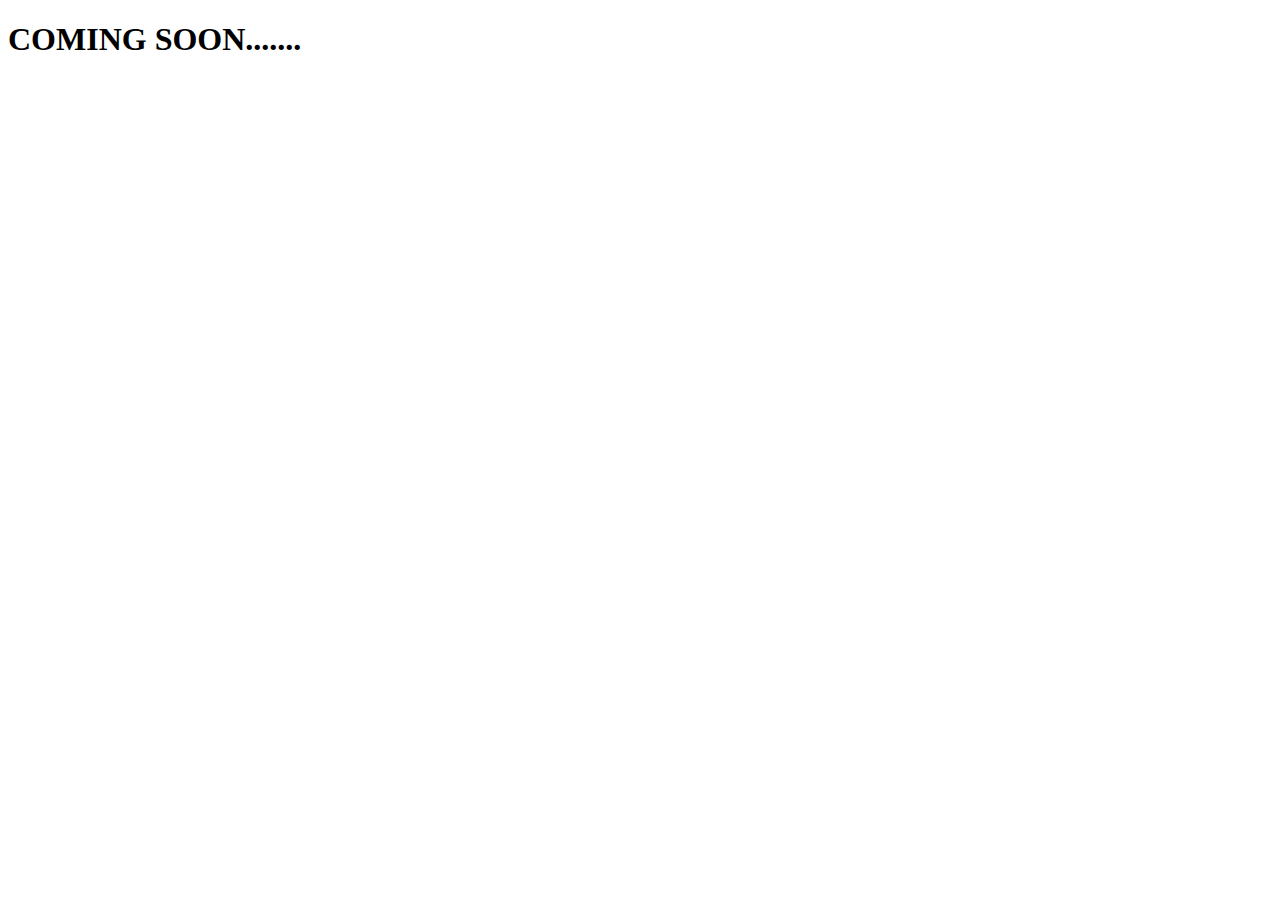
<file: coming.html>
<!DOCTYPE html>
<!--[if lt IE 7]>      <html class="no-js lt-ie9 lt-ie8 lt-ie7"> <![endif]-->
<!--[if IE 7]>         <html class="no-js lt-ie9 lt-ie8"> <![endif]-->
<!--[if IE 8]>         <html class="no-js lt-ie9"> <![endif]-->
<!--[if gt IE 8]>      <html class="no-js"> <!--<![endif]-->
<html>
    <head>
        <meta charset="utf-8">
        <meta http-equiv="X-UA-Compatible" content="IE=edge">
        <title></title>
        <meta name="description" content="">
        <meta name="viewport" content="width=device-width, initial-scale=1">
        <link rel="stylesheet" href="">
    </head>
    <body>
        <h1>COMING SOON.......</h1>
        <script src="" async defer></script>
    </body>
</html>
</file>
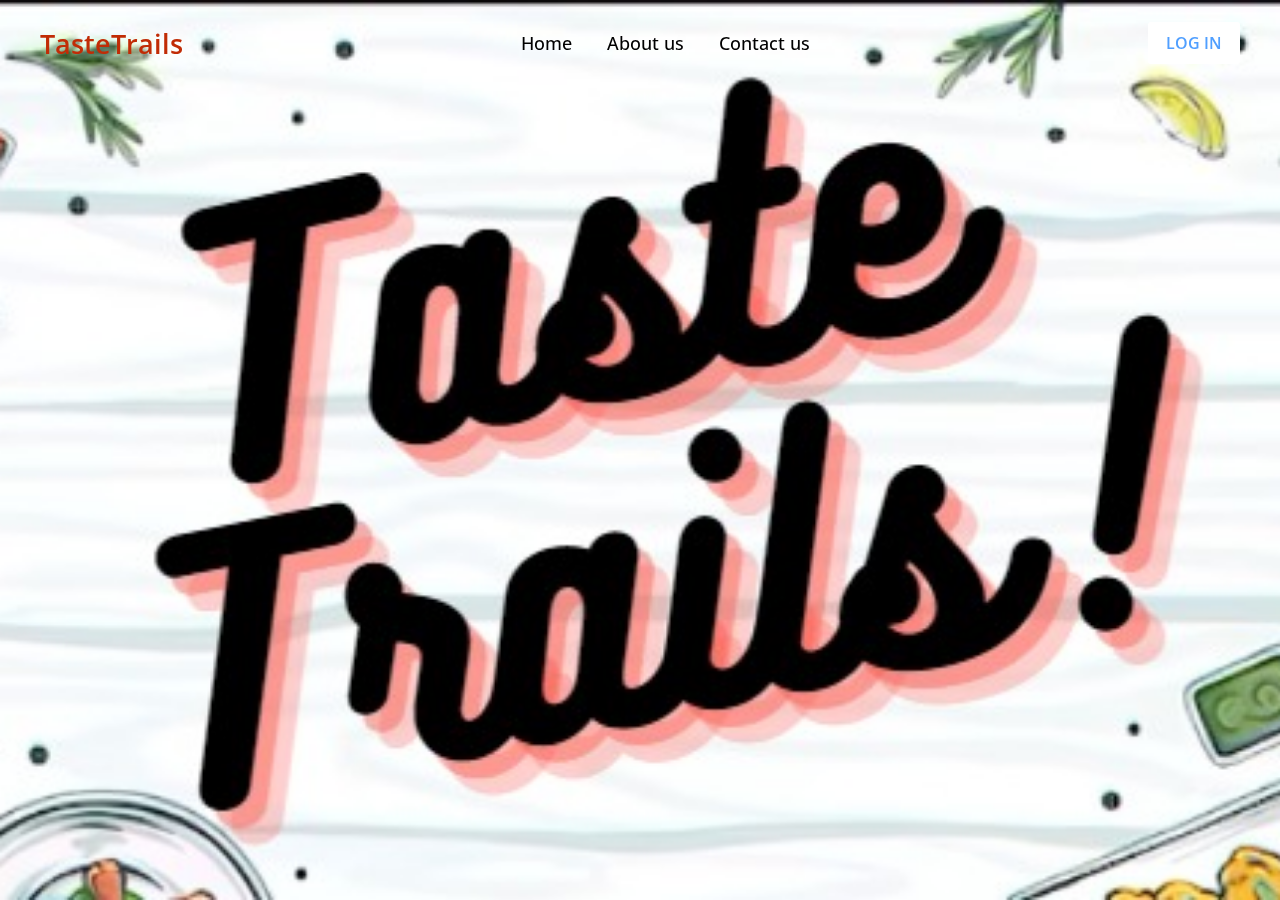
<file: loginpage.html>
<!DOCTYPE html>
<html lang="en">
<head>
    <meta charset="UTF-8">
    <meta name="viewport" content="width=device-width, initial-scale=1.0">
    <title>TasteTrails</title>
    <link rel="stylesheet" href="https://fonts.googleapis.com/css2?family=Material+Symbols+Rounded:opsz,wght,FILL,GRAD@48,400,0,0">
    <link rel="stylesheet" href="/STYLES/loginstyle.css">
    <script src="loginscript.js" defer></script>
</head>
<body>
    <header>
        <nav class="navbar">
            <span class="hamburger-btn material-symbols-rounded">menu</span>
            <a href="#" class="logo">
                
                <h2>TasteTrails</h2>
            </a>
            <ul class="links">
                <span class="close-btn material-symbols-rounded">close</span>
                <li><a href="#">Home</a></li>
                <li><a href="#">About us</a></li>
                <li><a href="#">Contact us</a></li>
            </ul>
            <button class="login-btn">LOG IN</button>
        </nav>
    </header>

    <div class="blur-bg-overlay"></div>
    <div class="form-popup">
        <span class="close-btn material-symbols-rounded">close</span>
        <div class="form-box login">
            <div class="form-details">
                <h2></h2>
                <p></p>
            </div>
            <div class="form-content">
                <h2>LOGIN</h2>
                <form action="/index.html">
                    <div class="input-field">
                        <input type="text" required>
                        <label>Email</label>
                    </div>
                    <div class="input-field">
                        <input type="password" required>
                        <label>Password</label>
                    </div>
                    <a href="#" class="forgot-pass-link">Forgot password?</a>
                    <button type="submit" >Log In</button>
                    <!-- <a href = "link" id="btnnn"> Link Name </a> -->
                </form>
                <div class="bottom-link">
                    Don't have an account
                    <a href="login page google/login google.html" id="signup-link">Signup</a>
                </div>
            </div>
        </div>
        <div class="form-box signup">
            <div class="form-details">
                <h2></h2>
                <p></p>
            </div>
            <div class="form-content">
                <h2>SIGNUP</h2>
                <form action="/index.html">
                    <div class="input-field">
                        <input type="text" required>
                        <label>Enter your email</label>
                    </div>
                    <div class="input-field">
                        <input type="password" required>
                        <label>Create password</label>
                    </div>
                    <div class="policy-text">
                        <input type="checkbox" id="policy">
                        <label for="policy">
                            I agree the
                            <a href="#" class="option">Terms & Conditions</a>
                        </label>
                    </div>
                    <button type="submit">Sign Up</button>
                </form>
                <div class="bottom-link">
                    Already have an account? 
                    <a href="/index.html" id="login-link">Login</a>
                </div>
            </div>
        </div>
    </div>
</body>
</html>
</file>
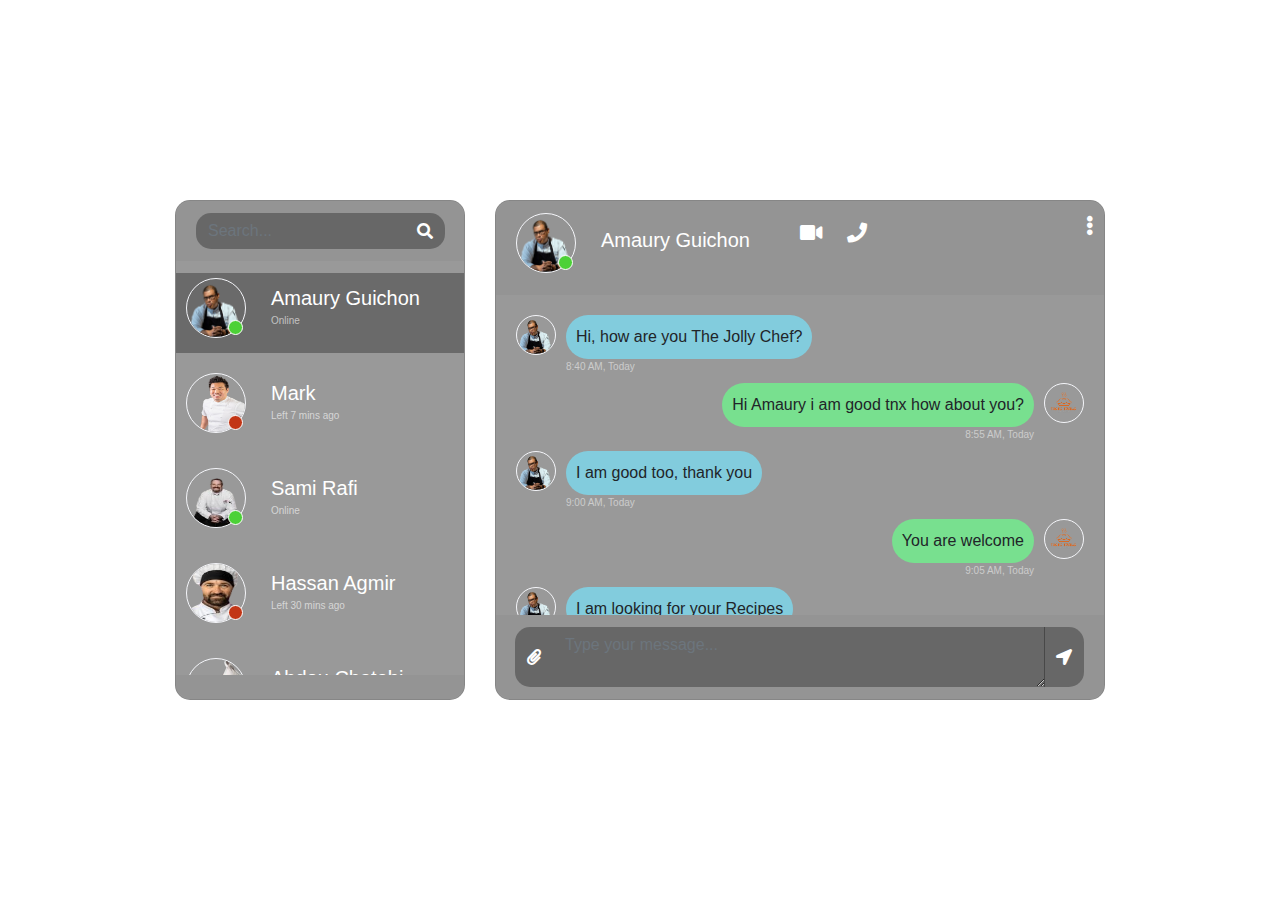
<file: messanger.html>
<!DOCTYPE html>
<html>
	<head>
		<title>Chat</title>
		<link rel="stylesheet" href="https://stackpath.bootstrapcdn.com/bootstrap/4.1.3/css/bootstrap.min.css" >
		<link rel="stylesheet" href="https://use.fontawesome.com/releases/v5.5.0/css/all.css" >
		<link rel="stylesheet" type="text/css" href="messanger.css">
	</head>
	<body>
        <div class="container-fluid h-100">
		<div class="row justify-content-center h-100">
			<div class="col-md-4 col-xl-3 chat"><div class="card mb-sm-3 mb-md-0 contacts_card">
				<div class="card-header">
					<div class="input-group">
						<input type="text" placeholder="Search..." name="" class="form-control search">
						<div class="input-group-prepend">
							<span class="input-group-text search_btn"><i class="fas fa-search"></i></span>
						</div>
					</div>
				</div>
				<div class="card-body contacts_body">
					<ui class="contacts">
					<li class="active">
						<div class="d-flex bd-highlight">
							<div class="img_cont">
								<img src="IMAGES/chef 3.jpg" class="rounded-circle user_img">
								<span class="online_icon"></span>
							</div>
							<div class="user_info">
								<span>Amaury Guichon</span>
								<p>Online</p>
							</div>
						</div>
					</li>
					<li>
						<div class="d-flex bd-highlight">
							<div class="img_cont">
								<img src="IMAGES/chef 4.jpg" class="rounded-circle user_img">
								<span class="online_icon offline"></span>
							</div>
							<div class="user_info">
								<span>Mark</span>
								<p>Left 7 mins ago</p>
							</div>
						</div>
					</li>
					<li>
						<div class="d-flex bd-highlight">
							<div class="img_cont">
								<img src="IMAGES/chef 5.jpg" class="rounded-circle user_img">
								<span class="online_icon"></span>
							</div>
							<div class="user_info">
								<span>Sami Rafi</span>
								<p>Online</p>
							</div>
						</div>
					</li>
					<li>
						<div class="d-flex bd-highlight">
							<div class="img_cont">
								<img src="IMAGES/chef 6.jpeg" class="rounded-circle user_img">
								<span class="online_icon offline"></span>
							</div>
							<div class="user_info">
								<span>Hassan Agmir</span>
								<p>Left 30 mins ago</p>
							</div>
						</div>
					</li>
					<li>
						<div class="d-flex bd-highlight">
							<div class="img_cont">
								<img src="IMAGES/chef 7.jpeg" class="rounded-circle user_img">
								<span class="online_icon offline"></span>
							</div>
							<div class="user_info">
								<span>Abdou Chatabi</span>
								<p>Left 50 mins ago</p>
							</div>
						</div>
					</li>
					</ui>
				</div>
				<div class="card-footer"></div>
			</div></div>
			<div class="col-md-8 col-xl-6 chat">
				<div class="card">
					<div class="card-header msg_head">
						<div class="d-flex bd-highlight">
							<div class="img_cont">
								<img src="IMAGES/chef 3.jpg" class="rounded-circle user_img">
								<span class="online_icon"></span>
							</div>
							<div class="user_info">
								<span>Amaury Guichon</span>
								<p></p>
							</div>
							<div class="video_cam">
								<span><i class="fas fa-video"></i></span>
								<span><i class="fas fa-phone"></i></span>
							</div>
						</div>
						<span id="action_menu_btn"><i class="fas fa-ellipsis-v"></i></span>
						<div class="action_menu">
							<ul>
								<li><i class="fas fa-user-circle"><a href="CHEF PROFILES/chef 3 profile .html">View profile</a></i></li>
								<li><i class="fas fa-users"></i> Add to close friends</li>
								<li><i class="fas fa-plus"></i> Add to group</li>
								<li><i class="fas fa-ban"></i> Block</li>
							</ul>
						</div>
					</div>
					<div class="card-body msg_card_body">
						<div class="d-flex justify-content-start mb-4">
							<div class="img_cont_msg">
								<img src="IMAGES/chef 3.jpg" class="rounded-circle user_img_msg">
							</div>
							<div class="msg_cotainer">
								Hi, how are you The Jolly Chef?
								<span class="msg_time">8:40 AM, Today</span>
							</div>
						</div>
						<div class="d-flex justify-content-end mb-4">
							<div class="msg_cotainer_send">
								Hi Amaury i am good tnx how about you?
								<span class="msg_time_send">8:55 AM, Today</span>
							</div>
							<div class="img_cont_msg">
						<img src="IMAGES/mainlogo.png" class="rounded-circle user_img_msg">
							</div>
						</div>
						<div class="d-flex justify-content-start mb-4">
							<div class="img_cont_msg">
								<img src="IMAGES/chef 3.jpg" class="rounded-circle user_img_msg">
							</div>
							<div class="msg_cotainer">
								I am good too, thank you
								<span class="msg_time">9:00 AM, Today</span>
							</div>
						</div>
						<div class="d-flex justify-content-end mb-4">
							<div class="msg_cotainer_send">
								You are welcome
								<span class="msg_time_send">9:05 AM, Today</span>
							</div>
							<div class="img_cont_msg">
						<img src="IMAGES/mainlogo.png" class="rounded-circle user_img_msg">
							</div>
						</div>
						<div class="d-flex justify-content-start mb-4">
							<div class="img_cont_msg">
								<img src="IMAGES/chef 3.jpg" class="rounded-circle user_img_msg">
							</div>
							<div class="msg_cotainer">
								I am looking for your Recipes
								<span class="msg_time">9:07 AM, Today</span>
							</div>
						</div>
						<div class="d-flex justify-content-end mb-4">
							<div class="msg_cotainer_send">
								Ok i will upload them soon 
								<span class="msg_time_send">9:10 AM, Today</span>
							</div>
							<div class="img_cont_msg">
					<img src="IMAGES/mainlogo.png" class="rounded-circle user_img_msg">
							</div>
						</div>
						<div class="d-flex justify-content-start mb-4">
							<div class="img_cont_msg">
								<img src="IMAGES/chef 3.jpg" class="rounded-circle user_img_msg">
							</div>
							<div class="msg_cotainer">
								Bye, see you
								<span class="msg_time">9:12 AM, Today</span>
							</div>
						</div>
					</div>
					<div class="card-footer">
						<div class="input-group">
							<div class="input-group-append">
								<span class="input-group-text attach_btn"><i class="fas fa-paperclip"></i></span>
							</div>
							<textarea name="" class="form-control type_msg" placeholder="Type your message..."></textarea>
							<div class="input-group-append">
								<span class="input-group-text send_btn"><i class="fas fa-location-arrow"></i></span>
							</div>
						</div>
					</div>
				</div>
			</div>
		</div>
	</div>
<script type="text/javascript" src="messanger.js"></script>
</body>
</html>
</file>
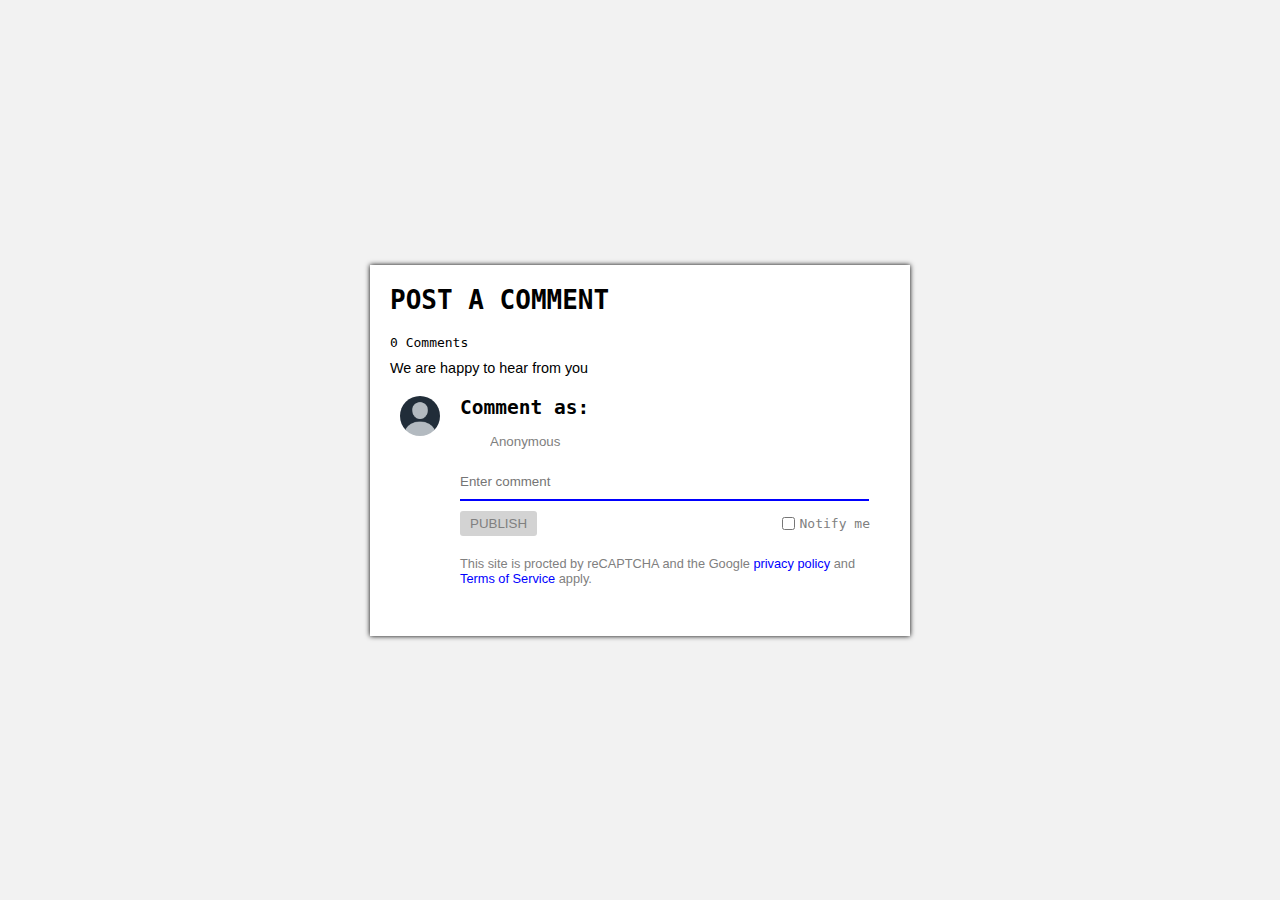
<file: main/comment.htm>
<!DOCTYPE html>
<html lang="en">
<head>
    <link rel="stylesheet" href="../main/comment.css">
    <meta charset="UTF-8">
    <meta name="viewport" content="width=device-width, initial-scale=1.0">
    <title>Taste trails comment section</title>
</head>
<body>
    



    <div class="container">
        <div class="head"><h1>Post a Comment</h1></div>
        <div><span id="comment">0</span> Comments</div>
        <div class="text"><p>We are happy to hear from you</p></div>
        <div class="comments"></div>
        <div class="commentbox">
            <img src="../IMAGES/user1.jpg" alt="">
            <div class="content">
                <h2>Comment as: </h2>
                <input type="text" value="Anonymous" class="user">

                <div class="commentinput">
                    <input type="text" placeholder="Enter comment" class="usercomment">
                    <div class="buttons">
                        <button type="submit" disabled id="publish">Publish</button>
                        <div class="notify">
                            <input type="checkbox" class="notifyinput"> <span>Notify me</span>
                        </div>
                    </div>
                </div>
                <p class="policy">This site is procted by reCAPTCHA and the Google <a href="">privacy policy</a> and <a href="">Terms of Service</a> apply.</p>
            </div>
        </div>
    </div>

<script>



const USERID = {
    name: null,
    identity: null,
    image: null,
    message: null,
    date: null
}

const userComment = document.querySelector(".usercomment");
const publishBtn = document.querySelector("#publish");
const comments = document.querySelector(".comments");
const userName = document.querySelector(".user");
const notify = document.querySelector(".notifyinput");

    userComment.addEventListener("input", e => {
        if(!userComment.value) {
            publishBtn.setAttribute("disabled", "disabled");
            publishBtn.classList.remove("abled")
        }else {
            publishBtn.removeAttribute("disabled");
            publishBtn.classList.add("abled")
        }
    })

    function addPost() {
        if(!userComment.value) return;
        USERID.name = userName.value;
        if(USERID.name === "Anonymous") {
            USERID.identity = false;
            USERID.image = "anonymous.png"
        }else {
            USERID.identity = true;
            USERID.image = "user.png"
        }

        USERID.message = userComment.value;
        USERID.date = new Date().toLocaleString();
        let published = 
        `<div class="parents">
            <img src="${USERID.image}">
            <div>
                <h1>${USERID.name}</h1>
                <p>${USERID.message}</p>
                <div class="engagements"><img src="../IMAGES/like.jpg" id="like"><img src="../IMAGES/like.jpg" alt=""></div>
                <span class="date">${USERID.date}</span>
            </div>    
        </div>`

        comments.innerHTML += published;
        userComment.value = "";
        publishBtn.classList.remove("abled")

        let commentsNum = document.querySelectorAll(".parents").length;
        document.getElementById("comment").textContent = commentsNum;

    }

    publishBtn.addEventListener("click", addPost);

</script>

</body>
</html>
</file>
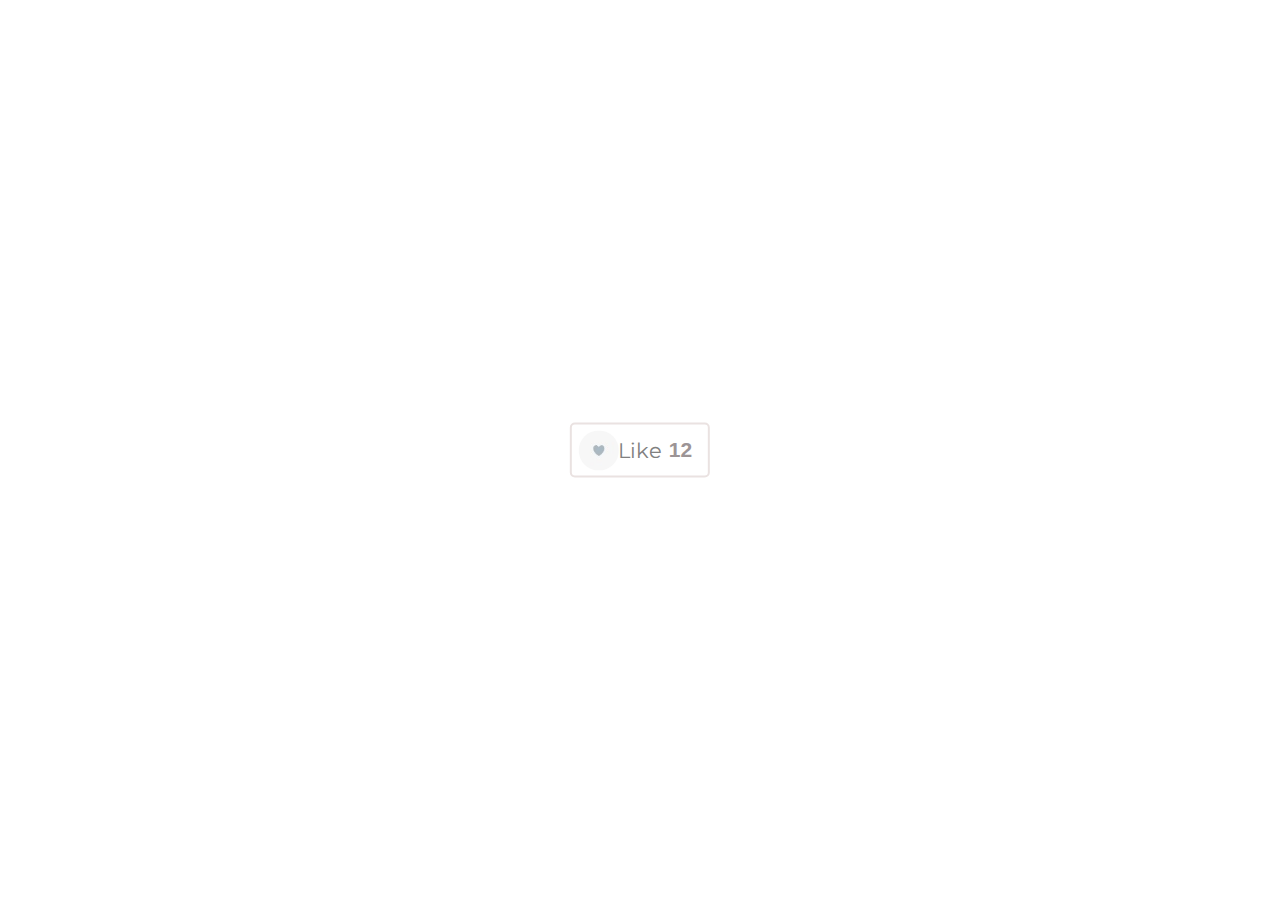
<file: main/likes.html>
<!DOCTYPE html>
<html lang="en" dir="ltr">
  <head>
    <meta charset="utf-8">
    <title>Love React Animation</title>
    <link rel="stylesheet" href="../main/likes.css">
    <script src="https://code.jquery.com/jquery-3.4.1.js"></script>
  </head>
  <body>
    <div class="heart-btn">
      <div class="content">
        <span class="heart"></span>
        <span class="text">Like</span>
        <span class="numb"></span>
      </div>
    </div>

    <script>
      $(document).ready(function(){
        $('.content').click(function(){
          $('.content').toggleClass("heart-active")
          $('.text').toggleClass("heart-active")
          $('.numb').toggleClass("heart-active")
          $('.heart').toggleClass("heart-active")
        });
      });
    </script>

  </body>
</html>
</file>
<file: STYLES/loginstyle.css>
@import url("https://fonts.googleapis.com/css2?family=Open+Sans:wght@400;500;600;700&display=swap");

* {
    margin: 0;
    padding: 0;
    box-sizing: border-box;
    font-family: "Open Sans", sans-serif;
}

body {
    height: 100vh;
    width: 100%;
    background: url("../IMAGES/scenery2.jpg") center/cover no-repeat;
}

header {
    position: fixed;
    width: 100%;
    top: 0;
    left: 0;
    background-color: rgba(0, 0, 0, 0s);
    /* color */
    /* box-shadow: #4a4646; */

    z-index: 10;
    padding: 0 10px;
}

.navbar {
    display: flex;
    padding: 22px 0;
    /* width: 99900px; */
    align-items: center;
    max-width: 1200px;
    margin: 0 auto;
    justify-content: space-between;
    /* background-color: white; */
    /* width: 8000px; */
}

.navbar .hamburger-btn {
    display: none;
    color: #020202;
    cursor: pointer;
    font-size: 1.5rem;
}

.navbar .logo {
    gap: 10px;
    display: flex;
    align-items: center;
   text-decoration: none;
}


.navbar .logo h2 {
    color: #c12c06;
    font-weight: 600;
    font-size: 1.7rem;
}

.navbar .links {
    display: flex;
    gap: 35px;
    list-style: none;
    align-items: center;
}

.navbar .close-btn {
    position: absolute;
    right: 20px;
    top: 20px;
    display: none;
    color: #000;
    cursor: pointer;
}

.navbar .links a {
    color: #000000;
    font-size: 1.1rem;
    font-weight: 500;
    text-decoration: none;
    transition: 0.1s ease;
}

.navbar .links a:hover {
    color: #19e8ff;
}

.navbar .login-btn {
    border: none;
    outline: none;
    background: #fff;
    color: #509fff;
    font-size: 1rem;
    font-weight: 600;
    padding: 10px 18px;
    border-radius: 3px;
    cursor: pointer;
    transition: 0.15s ease;
}

.navbar .login-btn:hover {
    background: #434242;
}

.form-popup {
    position: fixed;
    top: 50%;
    left: 50%;
    z-index: 10;
    width: 100%;
    opacity: 0;
    pointer-events: none;
    max-width: 720px;
    background: #fff;
    border: 2px solid #fff;
    transform: translate(-50%, -70%);
}

.show-popup .form-popup {
    opacity: 1;
    pointer-events: auto;
    transform: translate(-50%, -50%);
    transition: transform 0.3s ease, opacity 0.1s;
}

.form-popup .close-btn {
    position: absolute;
    top: 12px;
    right: 12px;
    color: #878484;
    cursor: pointer;
}

.blur-bg-overlay {
    position: fixed;
    top: 0;
    left: 0;
    z-index: 10;
    height: 100%;
    width: 100%;
    opacity: 0;
    pointer-events: none;
    backdrop-filter: blur(5px);
    -webkit-backdrop-filter: blur(5px);
    transition: 0.1s ease;
}

.show-popup .blur-bg-overlay {
    opacity: 1;
    pointer-events: auto;
}

.form-popup .form-box {
    display: flex;
}

.form-box .form-details {
    width: 100%;
    color: #fff;
    max-width: 330px;
    text-align: center;
    display: flex;
    flex-direction: column;
    justify-content: center;
    align-items: center;
}

.login .form-details {
    padding: 0 40px;
    background: url("/IMAGES/scenery.jpg");
    background-position: center;
    background-size: cover;
}

.signup .form-details {
    padding: 0 20px;
    background: url("/IMAGES/scenery.jpg");
    background-position: center;
    background-size: cover;
}

.form-box .form-content {
    width: 100%;
    padding: 35px;
}

.form-box h2 {
    text-align: center;
    margin-bottom: 29px;
}

form .input-field {
    position: relative;
    height: 50px;
    width: 100%;
    margin-top: 20px;
}

.input-field input {
    height: 100%;
    width: 100%;
    background: none;
    outline: none;
    font-size: 0.95rem;
    padding: 0 15px;
    border: 1px solid #717171;
    border-radius: 3px;
}

.input-field input:focus {
    border: 1px solid #00bcd4;
}

.input-field label {
    position: absolute;
    top: 50%;
    left: 15px;
    transform: translateY(-50%);
    color: #4a4646;
    pointer-events: none;
    transition: 0.2s ease;
}

.input-field input:is(:focus, :valid) {
    padding: 16px 15px 0;
}

.input-field input:is(:focus, :valid)~label {
    transform: translateY(-120%);
    color: #00bcd4;
    font-size: 0.75rem;
}

.form-box a {
    color: #00bcd4;
    text-decoration: none;
}

.form-box a:hover {
    text-decoration: underline;
}

form :where(.forgot-pass-link, .policy-text) {
    display: inline-flex;
    margin-top: 13px;
    font-size: 0.95rem;
}

form button {
    width: 100%;
    color: #fff;
    border: none;
    outline: none;
    padding: 14px 0;
    font-size: 1rem;
    font-weight: 500;
    border-radius: 3px;
    cursor: pointer;
    margin: 25px 0;
    background: #00bcd4;
    transition: 0.2s ease;
}

form button:hover {
    background: #0097a7;
}

.form-content .bottom-link {
    text-align: center;
}

.form-popup .signup,
.form-popup.show-signup .login {
    display: none;
}

.form-popup.show-signup .signup {
    display: flex;
}

.signup .policy-text {
    display: flex;
    margin-top: 14px;
    align-items: center;
}

.signup .policy-text input {
    width: 14px;
    height: 14px;
    margin-right: 7px;
}

@media (max-width: 950px) {
    .navbar :is(.hamburger-btn, .close-btn) {
        display: block;
    }

    .navbar {
        padding: 15px 0;
    }

    .navbar .logo img {
        display: none;
    }

    .navbar .logo h2 {
        font-size: 1.4rem;
    }

    .navbar .links {
        position: fixed;
        top: 0;
        z-index: 10;
        left: -100%;
        display: block;
        height: 100vh;
        width: 100%;
        padding-top: 60px;
        text-align: center;
        background: #fff;
        transition: 0.2s ease;
    }

    .navbar .links.show-menu {
        left: 0;
    }

    .navbar .links a {
        display: inline-flex;
        margin: 20px 0;
        font-size: 1.2rem;
        color: #000;
    }

    .navbar .links a:hover {
        color: #00BCD4;
    }

    .navbar .login-btn {
        font-size: 0.9rem;
        padding: 7px 10px;
    }
}

@media (max-width: 760px) {
    .form-popup {
        width: 95%;
    }

    .form-box .form-details {
        display: none;
    }

    .form-box .form-content {
        padding: 30px 20px;
    }
}
</file>
<file: messanger.css>
body,
html {
	height: 100%;
	margin: 0;
	background: #fff;
	
}



.chat {
	margin-top: auto;
	margin-bottom: auto;
}

.card {
	height: 500px;
	border-radius: 15px !important;
	background-color: rgba(0, 0, 0, 0.4) !important;
}

.contacts_body {
	padding: 0.75rem 0 !important;
	overflow-y: auto;
	white-space: nowrap;
}

.msg_card_body {
	overflow-y: auto;
}

.card-header {
	border-radius: 15px 15px 0 0 !important;
	border-bottom: 0 !important;
}

.card-footer {
	border-radius: 0 0 15px 15px !important;
	border-top: 0 !important;
}

.container {
	align-content: center;
}

.search {
	border-radius: 15px 0 0 15px !important;
	background-color: rgba(0, 0, 0, 0.3) !important;
	border: 0 !important;
	color: white !important;
}

.search:focus {
	box-shadow: none !important;
	outline: 0px !important;
}

.type_msg {
	background-color: rgba(0, 0, 0, 0.3) !important;
	border: 0 !important;
	color: white !important;
	height: 60px !important;
	overflow-y: auto;
}

.type_msg:focus {
	box-shadow: none !important;
	outline: 0px !important;
}

.attach_btn {
	border-radius: 15px 0 0 15px !important;
	background-color: rgba(0, 0, 0, 0.3) !important;
	border: 0 !important;
	color: white !important;
	cursor: pointer;
}

.send_btn {
	border-radius: 0 15px 15px 0 !important;
	background-color: rgba(0, 0, 0, 0.3) !important;
	border: 0 !important;
	color: white !important;
	cursor: pointer;
}

.search_btn {
	border-radius: 0 15px 15px 0 !important;
	background-color: rgba(0, 0, 0, 0.3) !important;
	border: 0 !important;
	color: white !important;
	cursor: pointer;
}

.contacts {
	list-style: none;
	padding: 0;
}

.contacts li {
	width: 100% !important;
	padding: 5px 10px;
	margin-bottom: 15px !important;
}

.active {
	background-color: rgba(0, 0, 0, 0.3);
}

.user_img {
	height: 60px;
	width: 60px;
	border: 1.5px solid #f5f6fa;
}

.user_img_msg {
	height: 40px;
	width: 40px;
	border: 1.5px solid #f5f6fa;
}

.img_cont {
	position: relative;
	height: 70px;
	width: 70px;
}

.img_cont_msg {
	height: 40px;
	width: 40px;
}

.online_icon {
	position: absolute;
	height: 15px;
	width: 15px;
	background-color: #4cd137;
	border-radius: 50%;
	bottom: 13px;
	right: 13px;
	border: 1.5px solid white;
}

.offline {
	background-color: #c23616 !important;
}

.user_info {
	margin-top: auto;
	margin-bottom: auto;
	margin-left: 15px;
}

.user_info span {
	font-size: 20px;
	color: white;
}

.user_info p {
	font-size: 10px;
	color: rgba(255, 255, 255, 0.6);
}

.video_cam {
	margin-left: 50px;
	margin-top: 5px;
}

.video_cam span {
	color: white;
	font-size: 20px;
	cursor: pointer;
	margin-right: 20px;
}

.msg_cotainer {
	margin-top: auto;
	margin-bottom: auto;
	margin-left: 10px;
	border-radius: 25px;
	background-color: #82ccdd;
	padding: 10px;
	position: relative;
}

.msg_cotainer_send {
	margin-top: auto;
	margin-bottom: auto;
	margin-right: 10px;
	border-radius: 25px;
	background-color: #78e08f;
	padding: 10px;
	position: relative;
}

.msg_time {
	position: absolute;
	left: 0;
	bottom: -15px;
	color: rgba(255, 255, 255, 0.5);
	font-size: 10px;
}

.msg_time_send {
	position: absolute;
	right: 0;
	bottom: -15px;
	color: rgba(255, 255, 255, 0.5);
	font-size: 10px;
}

.msg_head {
	position: relative;
}

#action_menu_btn {
	position: absolute;
	right: 10px;
	top: 10px;
	color: white;
	cursor: pointer;
	font-size: 20px;
}

.action_menu {
	z-index: 1;
	position: absolute;
	padding: 15px 0;
	background-color: rgba(0, 0, 0, 0.5);
	color: white;
	border-radius: 15px;
	top: 30px;
	right: 15px;
	display: none;
}

.action_menu ul {
	list-style: none;
	padding: 0;
	margin: 0;
}

.action_menu ul li {
	width: 100%;
	padding: 10px 15px;
	margin-bottom: 5px;
}

.action_menu ul li i {
	padding-right: 10px;
}

.action_menu ul li:hover {
	cursor: pointer;
	background-color: rgba(0, 0, 0, 0.2);
}




::-webkit-scrollbar {
	width: 10px;
}




::-webkit-scrollbar-track {
	background: #f1f1f1;
}



::-webkit-scrollbar-thumb {
	background: #888;
}


::-webkit-scrollbar-thumb:hover {
	background: #555;
}

@media(max-width: 576px) {
	.contacts_card {
		margin-bottom: 15px !important;
	}
}
</file>
<file: main/comment.css>
* {
    margin: 0;
    padding: 0;
}


body {
    position: relative;
    min-height: 100vh;
    display: flex;
    justify-content: center;
    align-items: center;
    background: #f2f2f2;
    /* background: #353935; */
}

.container {
    background: #fff;
    padding: 20px;
    font-family: monospace;
    width: 500px;
    box-shadow: 0 0 5px #000;
}

.head {
    text-transform: uppercase;
    margin-bottom: 20px;
}

.text {
    margin: 10px 0;
    font-family: sans-serif;
    font-size: 0.9em;
}

.commentbox {
    display: flex;
    justify-content: space-around;
    padding: 10px;
}

.commentbox > img {
    width: 40px;
    height: 40px;
    border-radius: 50%;
    /* float: left; */
    margin-right: 20px;
    object-fit: cover;
    object-position: center;
}

.content {
    width: 100%;
}

.user {
    border: none;
    outline: none;
    margin: 5px 0;
    color: #808080;
    margin-left: 20px;
    padding: 10px;
}

.commentinput > input {
    border: none;
    padding: 10px;
    padding-left: 0;
    outline: none;
    border-bottom: 2px solid blue;
    margin-bottom: 10px;
    width: 95%;
}

.buttons {
    display: flex;
    justify-content: space-between;
    align-items: center;
    color: #808080;
}

.buttons > button {
    padding: 5px 10px;
    background: lightgrey;
    color: #808080;
    text-transform: uppercase;
    border: none;
    outline: none;
    border-radius: 3px;
    cursor: pointer;
}

.buttons > button.abled {
    background: blue;
    color: #fff;
}

.policy {
    margin: 20px 0;
    font-size: 0.8em;
    font-family: Arial, sans-serif;
    color: #808080;
}

.policy a {
    text-decoration: none;
    color: blue;
}

.notify {
    margin-right: 10px;
    display: flex;
    align-items: center;
}

.notify > input {
    margin-right: 5px;
    border: 2px solid #808080;
}

.parents {
    font-family: Arial, sans-serif;
    display: flex;
    margin-bottom: 30px;
}

.parents h1 {
    font-size: 0.9em;
}

.parents p {
    margin: 10px 0;
    font-size: 0.9em;
}

.parents > img {
    width: 40px;
    height: 40px;
    border-radius: 50%;
    margin-right: 20px;
    object-fit: cover;
    object-position: center;
}

.engagements {
    display: flex;
    align-items: center;
    margin-bottom: 10px;
}

.engagements img {
    width: 20px;

}

.engagements img:nth-child(1) {
    margin-right: 10px;
    width: 25px;
}

.date {
    color: #808080;
    font-size: 0.8em;
}


/* .policy {
    width: 100px;
} */

/* body::before {
    content: "";
    position: absolute;
    width: 100%;
    height: 100%;
    background: #F88379;
} */

/* body::after {
    content: "";
    position: absolute;
    width: 50%;
    height: 100%;
    top: 0;
    right: 0;
    transform: skew(20deg);
    background: #F2D2BD;
    z-index: -1;
} */

/* 
F88379 !IMPORTANT
F2D2BD !IMPORTANT
#9F2B68
F2D2BD
DE3163
*/


/* .comment {
    width: 400px;
    background: #fff;
    padding: 10px;
    border-left: 3px solid purple;
}

.comment div {
    width: 100%;
    margin: 20px 0;
}

.comment div input {
    width: 100%;
    outline: none;
    border: none;
}

.comment div textarea {
    width: 100%;
    outline: none;
    border: none;
    resize: none;
    font-family: Arial, sans-serif;
}

.comment div:nth-child(2) {
    margin-bottom: 0;
}

.comment div:last-child {
    margin: 0;
    text-align: right;
}

.comment div button {
    padding: 5px 15px;
    background: purple;
    color: #fff;
    border: none;
    outline: none;
    border-radius: 4px;
    cursor: pointer;
}

.posts {
    display: grid;
    grid-template-columns: repeat(2, 1fr);
    margin-top: 50px;
}

.parent {
    background: #fff;
    padding: 10px;
    width: 400px;
} */

/* 

#36454F
#023
#353935
28282B




*/
</file>
<file: main/likes.css>
@import url('https://fonts.googleapis.com/css?family=Montserrat:600&display=swap');
.heart-btn{
  position: absolute;
  top: 50%;
  left: 50%;
  transform: translate(-50%,-50%);
}
.content{
  padding: 13px 16px;
  display: flex;
  border: 2px solid #eae2e1;
  border-radius: 5px;
  cursor: pointer;
}
.content.heart-active{
  border-color: #f9b9c4;
  background: #fbd0d8;
}
.heart{
  position: absolute;
  background: url("../IMAGES/like.jpg") no-repeat;
  background-position: left;
  border-radius: 50%;
  background-size: 2900%;
  height: 40px;
  width: 40px;
  top: 50%;
  left: 21%;
  transform: translate(-50%,-50%);
}
.text{
  font-size: 21px;
  margin-left: 30px;
  color: grey;
  font-family: 'Montserrat',sans-serif;
}
.numb:before{
  content: '12';
  font-size: 21px;
  margin-left: 7px;
  font-weight: 600;
  color: #9C9496;
  font-family: sans-serif;
}
.numb.heart-active:before{
  content: '13';
  color: #000;
}
.text.heart-active{
  color: #000;
}
.heart.heart-active{
  animation: animate .8s steps(28) 1;
  background-position: right;
}
@keyframes animate {
  0%{
    background-position: left;
  }
  100%{
    background-position: right;
  }
}
</file>
